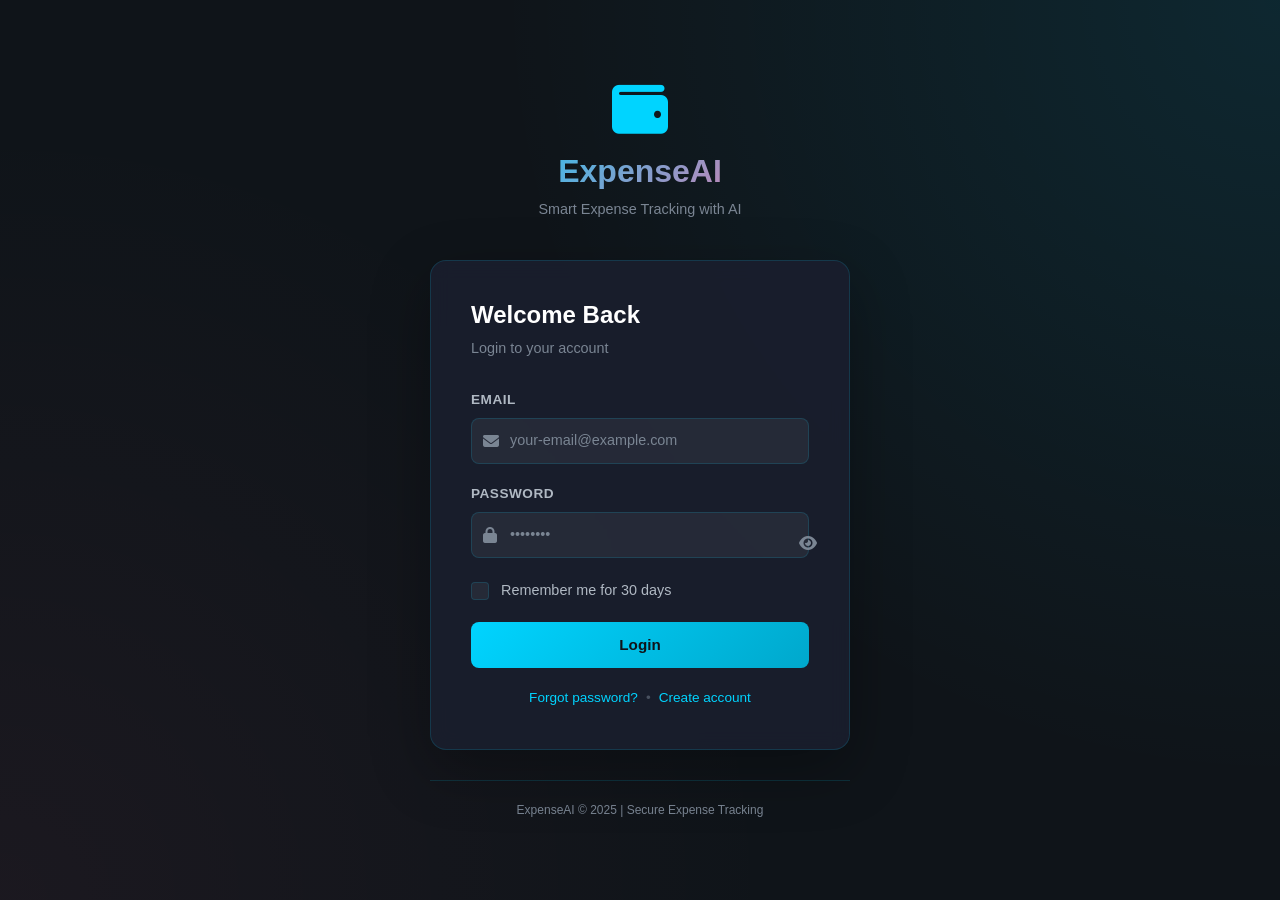
<file: frontend/login.html>
<!DOCTYPE html>
<html lang="en">
<head>
    <meta charset="UTF-8">
    <meta name="viewport" content="width=device-width, initial-scale=1.0">
    <title>ExpenseAI - Login</title>
    
    <!-- Bootstrap for responsive design -->
    <link href="https://cdnjs.cloudflare.com/ajax/libs/bootstrap/5.3.0/css/bootstrap.min.css" rel="stylesheet">
    <!-- Font Awesome for icons -->
    <link href="https://cdnjs.cloudflare.com/ajax/libs/font-awesome/6.4.0/css/all.min.css" rel="stylesheet">
    <!-- Custom login styles -->
    <link rel="stylesheet" href="css/login.css">
</head>
<body class="dark-theme">

<!-- Main Container -->
<div class="login-wrapper">
    <div class="login-container">
        
        <!-- Logo/Brand Header -->
        <div class="login-brand">
            <i class="fas fa-wallet"></i>
            <h1>ExpenseAI</h1>
            <p>Smart Expense Tracking with AI</p>
        </div>

        <!-- Form Container -->
        <div class="form-container">
            
            <!-- ===== LOGIN FORM ===== -->
            <div id="loginForm" class="auth-form active">
                <h2>Welcome Back</h2>
                <p class="form-subtitle">Login to your account</p>
                
                <form id="loginFormElement" class="auth-input-group">
                    <!-- Email Input -->
                    <div class="form-group">
                        <label for="loginEmail">Email</label>
                        <div class="input-wrapper">
                            <i class="fas fa-envelope"></i>
                            <input 
                                type="email" 
                                id="loginEmail" 
                                class="form-control"
                                placeholder="your-email@example.com"
                                required
                            >
                        </div>
                        <small id="loginEmailError" class="error-text"></small>
                    </div>

                    <!-- Password Input -->
                    <div class="form-group">
                        <label for="loginPassword">Password</label>
                        <div class="input-wrapper">
                            <i class="fas fa-lock"></i>
                            <input 
                                type="password" 
                                id="loginPassword" 
                                class="form-control"
                                placeholder="••••••••"
                                required
                            >
                            <button 
                                type="button" 
                                class="toggle-password"
                                onclick="togglePasswordVisibility('loginPassword')"
                            >
                                <i class="fas fa-eye"></i>
                            </button>
                        </div>
                        <small id="loginPasswordError" class="error-text"></small>
                    </div>

                    <!-- Remember Me Checkbox -->
                    <div class="form-check remember-me">
                        <input 
                            type="checkbox" 
                            id="rememberMe" 
                            class="form-check-input"
                        >
                        <label class="form-check-label" for="rememberMe">
                            Remember me for 30 days
                        </label>
                    </div>

                    <!-- Submit Button -->
                    <button 
                        type="submit" 
                        class="btn-submit btn-primary w-100"
                        id="loginBtn"
                    >
                        <span class="btn-text">Login</span>
                        <span class="spinner-border spinner-border-sm d-none" role="status" aria-hidden="true"></span>
                    </button>
                </form>

                <!-- Error Message -->
                <div id="loginError" class="error-alert d-none">
                    <i class="fas fa-exclamation-circle"></i>
                    <span id="loginErrorText"></span>
                </div>

                <!-- Links -->
                <div class="form-links">
                    <a href="#" onclick="showForgotPassword(event)" class="forgot-password">
                        Forgot password?
                    </a>
                    <span class="divider">•</span>
                    <a href="#" onclick="switchToRegister(event)" class="register-link">
                        Create account
                    </a>
                </div>
            </div>

            <!-- ===== REGISTER FORM ===== -->
            <div id="registerForm" class="auth-form">
                <h2>Create Account</h2>
                <p class="form-subtitle">Join ExpenseAI today</p>
                
                <form id="registerFormElement" class="auth-input-group">
                    <!-- Email Input -->
                    <div class="form-group">
                        <label for="registerEmail">Email</label>
                        <div class="input-wrapper">
                            <i class="fas fa-envelope"></i>
                            <input 
                                type="email" 
                                id="registerEmail" 
                                class="form-control"
                                placeholder="your-email@example.com"
                                required
                            >
                        </div>
                        <small id="registerEmailError" class="error-text"></small>
                    </div>

                    <!-- Password Input -->
                    <div class="form-group">
                        <label for="registerPassword">Password</label>
                        <div class="input-wrapper">
                            <i class="fas fa-lock"></i>
                            <input 
                                type="password" 
                                id="registerPassword" 
                                class="form-control"
                                placeholder="••••••••"
                                required
                            >
                            <button 
                                type="button" 
                                class="toggle-password"
                                onclick="togglePasswordVisibility('registerPassword')"
                            >
                                <i class="fas fa-eye"></i>
                            </button>
                        </div>
                        <small class="password-hint">
                            Min 8 chars, uppercase, lowercase, and number
                        </small>
                        <small id="registerPasswordError" class="error-text"></small>
                    </div>

                    <!-- Confirm Password Input -->
                    <div class="form-group">
                        <label for="confirmPassword">Confirm Password</label>
                        <div class="input-wrapper">
                            <i class="fas fa-lock"></i>
                            <input 
                                type="password" 
                                id="confirmPassword" 
                                class="form-control"
                                placeholder="••••••••"
                                required
                            >
                            <button 
                                type="button" 
                                class="toggle-password"
                                onclick="togglePasswordVisibility('confirmPassword')"
                            >
                                <i class="fas fa-eye"></i>
                            </button>
                        </div>
                        <small id="confirmPasswordError" class="error-text"></small>
                    </div>

                    <!-- Submit Button -->
                    <button 
                        type="submit" 
                        class="btn-submit btn-primary w-100"
                        id="registerBtn"
                    >
                        <span class="btn-text">Create Account</span>
                        <span class="spinner-border spinner-border-sm d-none" role="status" aria-hidden="true"></span>
                    </button>
                </form>

                <!-- Error Message -->
                <div id="registerError" class="error-alert d-none">
                    <i class="fas fa-exclamation-circle"></i>
                    <span id="registerErrorText"></span>
                </div>

                <!-- Links -->
                <div class="form-links">
                    <span>Already have account?</span>
                    <a href="#" onclick="switchToLogin(event)" class="login-link">
                        Login here
                    </a>
                </div>
            </div>

            <!-- ===== FORGOT PASSWORD FORM ===== -->
            <div id="forgotPasswordForm" class="auth-form">
                <h2>Reset Password</h2>
                <p class="form-subtitle">Enter your email to receive reset link</p>
                
                <form id="forgotPasswordFormElement" class="auth-input-group">
                    <!-- Email Input -->
                    <div class="form-group">
                        <label for="forgotEmail">Email</label>
                        <div class="input-wrapper">
                            <i class="fas fa-envelope"></i>
                            <input 
                                type="email" 
                                id="forgotEmail" 
                                class="form-control"
                                placeholder="your-email@example.com"
                                required
                            >
                        </div>
                        <small id="forgotEmailError" class="error-text"></small>
                    </div>

                    <!-- Submit Button -->
                    <button 
                        type="submit" 
                        class="btn-submit btn-primary w-100"
                        id="forgotBtn"
                    >
                        <span class="btn-text">Send Reset Link</span>
                        <span class="spinner-border spinner-border-sm d-none" role="status" aria-hidden="true"></span>
                    </button>
                </form>

                <!-- Message -->
                <div id="forgotMessage" class="success-alert d-none">
                    <i class="fas fa-check-circle"></i>
                    <span>Check your email for password reset link</span>
                </div>

                <div id="forgotError" class="error-alert d-none">
                    <i class="fas fa-exclamation-circle"></i>
                    <span id="forgotErrorText"></span>
                </div>

                <!-- Links -->
                <div class="form-links">
                    <a href="#" onclick="switchToLogin(event)" class="back-link">
                        <i class="fas fa-arrow-left"></i>
                        Back to Login
                    </a>
                </div>
            </div>
        </div>

        <!-- Footer -->
        <div class="login-footer">
            <p>ExpenseAI © 2025 | Secure Expense Tracking</p>
        </div>
    </div>
</div>

<!-- Loading Spinner (Global) -->
<div id="globalLoadingSpinner" class="global-spinner d-none">
    <div class="spinner-border text-primary" role="status">
        <span class="visually-hidden">Loading...</span>
    </div>
</div>

<!-- Scripts -->
<script src="https://cdnjs.cloudflare.com/ajax/libs/bootstrap/5.3.0/js/bootstrap.bundle.min.js"></script>
<script src="js/config.js"></script>
<script src="js/auth.js"></script>
<script src="js/login-page.js"></script>

</body>
</html>
</file>
<file: frontend/css/login.css>
/* 
  ExpenseAI - Login Page Styles
  Phase 0: Authentication UI
  
  Color Scheme (matching dashboard theme):
  - Primary: #00D4FF (Cyan)
  - Secondary: #FF6B9D (Pink)
  - Success: #00E5A0 (Green)
  - Danger: #FF6B6B (Red)
  - Background: #0F1419 (Dark)
  - Card: #1A1F2E (Dark-Light)
  - Text: #FFFFFF (White)
*/

:root {
    --primary: #00D4FF;
    --secondary: #FF6B9D;
    --success: #00E5A0;
    --danger: #FF6B6B;
    --warning: #FFB84D;

    --dark-bg: #0F1419;
    --dark-bg-secondary: #1A1F2E;
    --dark-bg-tertiary: #252B3A;

    --text-primary: #FFFFFF;
    --text-secondary: #B0B9C3;
    --text-tertiary: #7A8593;

    --border-color: rgba(0, 212, 255, 0.15);
    --card-bg: rgba(26, 31, 46, 0.9);
}

/* ===== RESET & GLOBALS ===== */

* {
    margin: 0;
    padding: 0;
    box-sizing: border-box;
}

html,
body {
    height: 100vh;
    font-family: -apple-system, BlinkMacSystemFont, "Segoe UI", Roboto, sans-serif;
}

body {
    background: linear-gradient(135deg, var(--dark-bg) 0%, var(--dark-bg-secondary) 100%);
    color: var(--text-primary);
    overflow: hidden;
}

/* ===== LOGIN WRAPPER ===== */

.login-wrapper {
    display: flex;
    align-items: center;
    justify-content: center;
    min-height: 100vh;
    padding: 20px;
    background: radial-gradient(circle at top right, rgba(0, 212, 255, 0.1) 0%, transparent 50%),
        radial-gradient(circle at bottom left, rgba(255, 107, 157, 0.05) 0%, transparent 50%),
        var(--dark-bg);
}

.login-container {
    width: 100%;
    max-width: 420px;
    animation: slideInUp 0.6s ease-out;
}

@keyframes slideInUp {
    from {
        opacity: 0;
        transform: translateY(30px);
    }

    to {
        opacity: 1;
        transform: translateY(0);
    }
}

/* ===== BRAND/HEADER ===== */

.login-brand {
    text-align: center;
    margin-bottom: 40px;
    animation: fadeIn 0.8s ease-out 0.2s backwards;
}

.login-brand i {
    font-size: 3.5rem;
    color: var(--primary);
    margin-bottom: 15px;
    display: block;
}

.login-brand h1 {
    font-size: 2rem;
    font-weight: 800;
    margin-bottom: 8px;
    background: linear-gradient(135deg, var(--primary) 0%, var(--secondary) 100%);
    -webkit-background-clip: text;
    -webkit-text-fill-color: transparent;
    background-clip: text;
}

.login-brand p {
    font-size: 0.9rem;
    color: var(--text-tertiary);
    margin: 0;
}

/* ===== FORM CONTAINER ===== */

.form-container {
    background: var(--card-bg);
    border: 1px solid var(--border-color);
    border-radius: 16px;
    padding: 40px;
    box-shadow: 0 20px 60px rgba(0, 0, 0, 0.3);
    backdrop-filter: blur(10px);
}

.auth-form {
    display: none;
    animation: fadeIn 0.3s ease-out;
}

.auth-form.active {
    display: block;
}

.auth-form h2 {
    font-size: 1.5rem;
    font-weight: 700;
    margin-bottom: 8px;
    color: var(--text-primary);
}

.form-subtitle {
    font-size: 0.9rem;
    color: var(--text-tertiary);
    margin-bottom: 30px;
    margin-top: 0;
}

/* ===== FORM GROUPS & INPUTS ===== */

.auth-input-group {
    display: flex;
    flex-direction: column;
    gap: 20px;
}

.form-group {
    display: flex;
    flex-direction: column;
    gap: 8px;
}

.form-group label {
    font-size: 0.85rem;
    font-weight: 600;
    color: var(--text-secondary);
    text-transform: uppercase;
    letter-spacing: 0.5px;
}

.input-wrapper {
    position: relative;
    display: flex;
    align-items: center;
}

.input-wrapper i {
    position: absolute;
    left: 12px;
    color: var(--text-tertiary);
    font-size: 1rem;
    pointer-events: none;
}

.form-control {
    background: rgba(255, 255, 255, 0.06);
    border: 1px solid var(--border-color);
    color: var(--text-primary);
    padding: 11px 12px 11px 38px;
    border-radius: 8px;
    font-size: 0.9rem;
    transition: all 0.3s ease;
    outline: none;
}

.form-control::placeholder {
    color: var(--text-tertiary);
}

.form-control:focus {
    background: rgba(255, 255, 255, 0.08);
    border-color: var(--primary);
    box-shadow: 0 0 0 3px rgba(0, 212, 255, 0.1);
}

.form-control:valid {
    border-color: var(--success);
}

/* Password visibility toggle */
.toggle-password {
    position: absolute;
    right: 12px;
    background: none;
    border: none;
    color: var(--text-tertiary);
    cursor: pointer;
    font-size: 0.9rem;
    padding: 5px;
    transition: color 0.2s ease;
}

.toggle-password:hover {
    color: var(--text-secondary);
}

/* Password hint */
.password-hint {
    display: block;
    font-size: 0.75rem;
    color: var(--text-tertiary);
    margin-top: -4px;
}

/* Error text */
.error-text {
    display: block;
    font-size: 0.75rem;
    color: var(--danger);
    min-height: 18px;
}

/* Remember me checkbox */
.remember-me {
    margin: 0 !important;
}

.form-check-input {
    background-color: rgba(255, 255, 255, 0.06);
    border: 1px solid var(--border-color);
    cursor: pointer;
    width: 18px;
    height: 18px;
}

.form-check-input:checked {
    background-color: var(--primary);
    border-color: var(--primary);
}

.form-check-label {
    font-size: 0.9rem;
    color: var(--text-secondary);
    cursor: pointer;
    margin-bottom: 0;
    margin-left: 6px;
}

/* ===== BUTTONS ===== */

.btn-submit {
    background: linear-gradient(135deg, var(--primary) 0%, #00a8cc 100%);
    border: none;
    color: var(--dark-bg);
    font-weight: 700;
    font-size: 0.95rem;
    padding: 12px 20px;
    border-radius: 8px;
    cursor: pointer;
    transition: all 0.3s ease;
    display: flex;
    align-items: center;
    justify-content: center;
    gap: 8px;
    min-height: 44px;
}

.btn-submit:hover:not(:disabled) {
    transform: translateY(-2px);
    box-shadow: 0 8px 20px rgba(0, 212, 255, 0.3);
}

.btn-submit:active:not(:disabled) {
    transform: translateY(0);
}

.btn-submit:disabled {
    opacity: 0.7;
    cursor: not-allowed;
}

.btn-submit .spinner-border {
    width: 16px;
    height: 16px;
}

/* ===== ALERTS ===== */

.error-alert,
.success-alert {
    padding: 12px 16px;
    border-radius: 8px;
    font-size: 0.9rem;
    display: flex;
    align-items: center;
    gap: 10px;
    margin-top: 15px;
}

.error-alert {
    background: rgba(255, 107, 107, 0.1);
    border: 1px solid rgba(255, 107, 107, 0.3);
    color: #FFB3B3;
}

.error-alert i {
    color: var(--danger);
}

.success-alert {
    background: rgba(0, 229, 160, 0.1);
    border: 1px solid rgba(0, 229, 160, 0.3);
    color: var(--success);
}

.success-alert i {
    color: var(--success);
}

.d-none {
    display: none !important;
}

/* ===== FORM LINKS ===== */

.form-links {
    display: flex;
    align-items: center;
    justify-content: center;
    gap: 8px;
    margin-top: 20px;
    font-size: 0.85rem;
    flex-wrap: wrap;
}

.form-links a,
.form-links span {
    color: var(--text-tertiary);
}

.form-links a {
    color: var(--primary);
    text-decoration: none;
    cursor: pointer;
    transition: color 0.2s ease;
}

.form-links a:hover {
    color: var(--text-primary);
    text-decoration: underline;
}

.divider {
    color: var(--text-tertiary);
    opacity: 0.5;
}

/* ===== FOOTER ===== */

.login-footer {
    text-align: center;
    margin-top: 30px;
    padding-top: 20px;
    border-top: 1px solid var(--border-color);
}

.login-footer p {
    font-size: 0.75rem;
    color: var(--text-tertiary);
    margin: 0;
}

/* ===== GLOBAL SPINNER ===== */

.global-spinner {
    position: fixed;
    inset: 0;
    background: rgba(0, 0, 0, 0.6);
    display: flex;
    align-items: center;
    justify-content: center;
    z-index: 9999;
    backdrop-filter: blur(4px);
}

.global-spinner.d-none {
    display: none !important;
}

.spinner-border {
    color: var(--primary);
}

/* ===== RESPONSIVE ===== */

@media (max-width: 480px) {
    .form-container {
        padding: 30px 20px;
    }

    .login-brand h1 {
        font-size: 1.5rem;
    }

    .auth-form h2 {
        font-size: 1.2rem;
    }

    .form-links {
        flex-direction: column;
        gap: 10px;
    }

    .form-links span {
        display: none;
    }
}

/* ===== ANIMATIONS ===== */

@keyframes fadeIn {
    from {
        opacity: 0;
    }

    to {
        opacity: 1;
    }
}

/* Smooth transitions for form switching */
.auth-form {
    transition: opacity 0.3s ease, transform 0.3s ease;
}

.auth-form.active {
    opacity: 1;
    transform: translateY(0);
}
</file>
